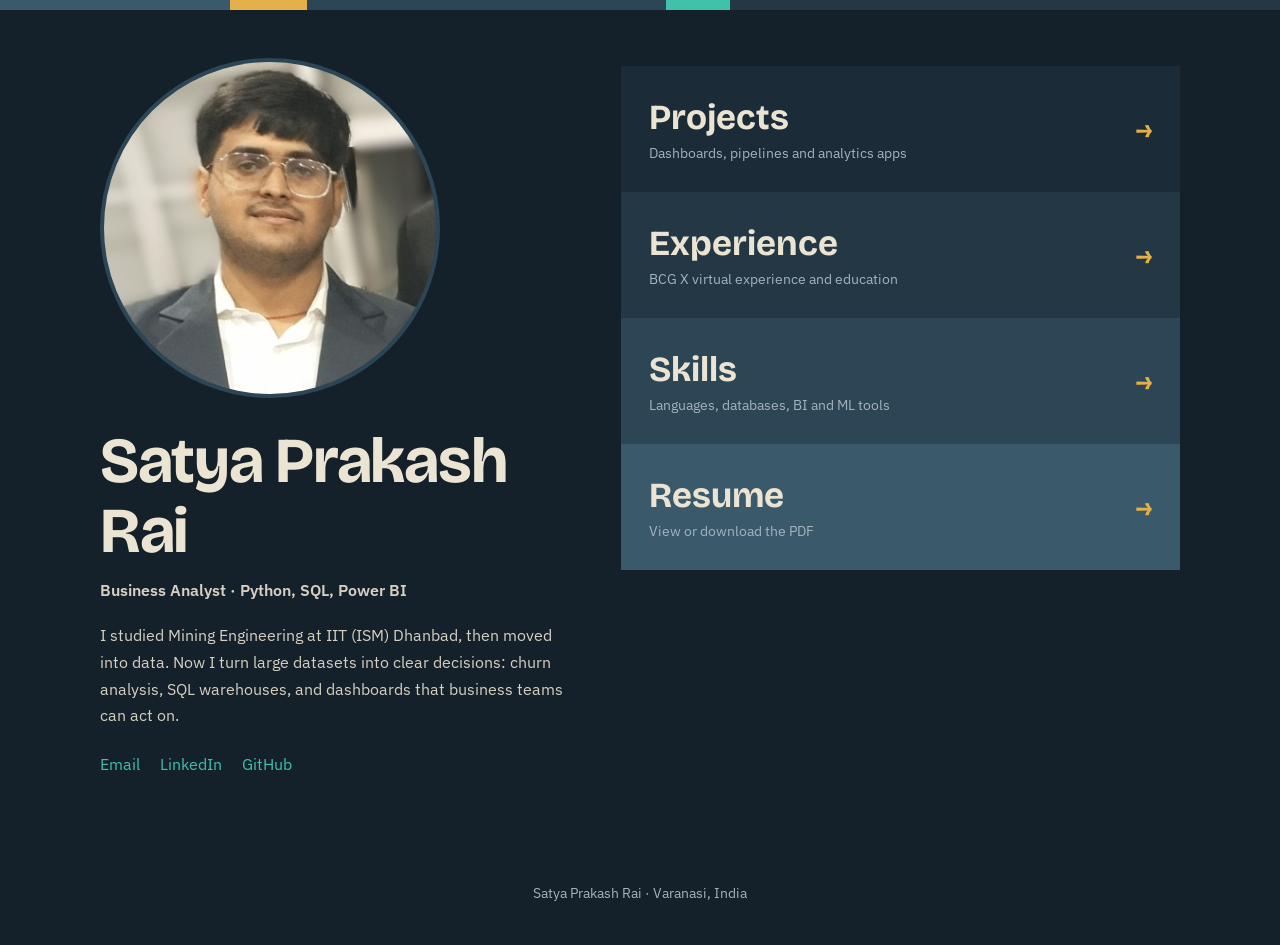
<file: index.html>
<!DOCTYPE html><html lang="en"><head><title>Satya Prakash Rai | Data & Business Analyst</title><meta charset="utf-8"><meta name="viewport" content="width=device-width,initial-scale=1"><link rel="preconnect" href="https://fonts.googleapis.com"><link rel="preconnect" href="https://fonts.gstatic.com" crossorigin><link href="https://fonts.googleapis.com/css2?family=Bricolage+Grotesque:wght@600;700&family=IBM+Plex+Sans:wght@400;600&display=swap" rel="stylesheet"><link rel="stylesheet" href="style.css"><meta name="description" content="Portfolio of Satya Prakash Rai, Business Analyst skilled in Python, SQL and Power BI."></head><body>
<main class="wrap hero">
<section>
<div class="photo">SR<img src="assets/profile.jpg" alt="Satya Prakash Rai" onerror="this.remove()"></div>
<h1>Satya Prakash Rai</h1>
<p class="role">Business Analyst · Python, SQL, Power BI</p>
<p>I studied Mining Engineering at IIT (ISM) Dhanbad, then moved into data. Now I turn large datasets into clear decisions: churn analysis, SQL warehouses, and dashboards that business teams can act on.</p>
<div class="contact"><a href="mailto:satya19112002@gmail.com">Email</a><a href="https://www.linkedin.com/in/satyarai2002" target="_blank" rel="noopener">LinkedIn</a><a href="https://github.com/Satya192002" target="_blank" rel="noopener">GitHub</a></div>
</section>
<section class="strata" aria-label="Portfolio sections">
<a class="slab" href="projects.html"><div>Projects<small>Dashboards, pipelines and analytics apps</small></div><span class="arr">→</span></a>
<a class="slab" href="experience.html"><div>Experience<small>BCG X virtual experience and education</small></div><span class="arr">→</span></a>
<a class="slab" href="skills.html"><div>Skills<small>Languages, databases, BI and ML tools</small></div><span class="arr">→</span></a>
<a class="slab" href="resume.html"><div>Resume<small>View or download the PDF</small></div><span class="arr">→</span></a>
</section>
</main><footer>Satya Prakash Rai · Varanasi, India</footer></body></html>
</file>
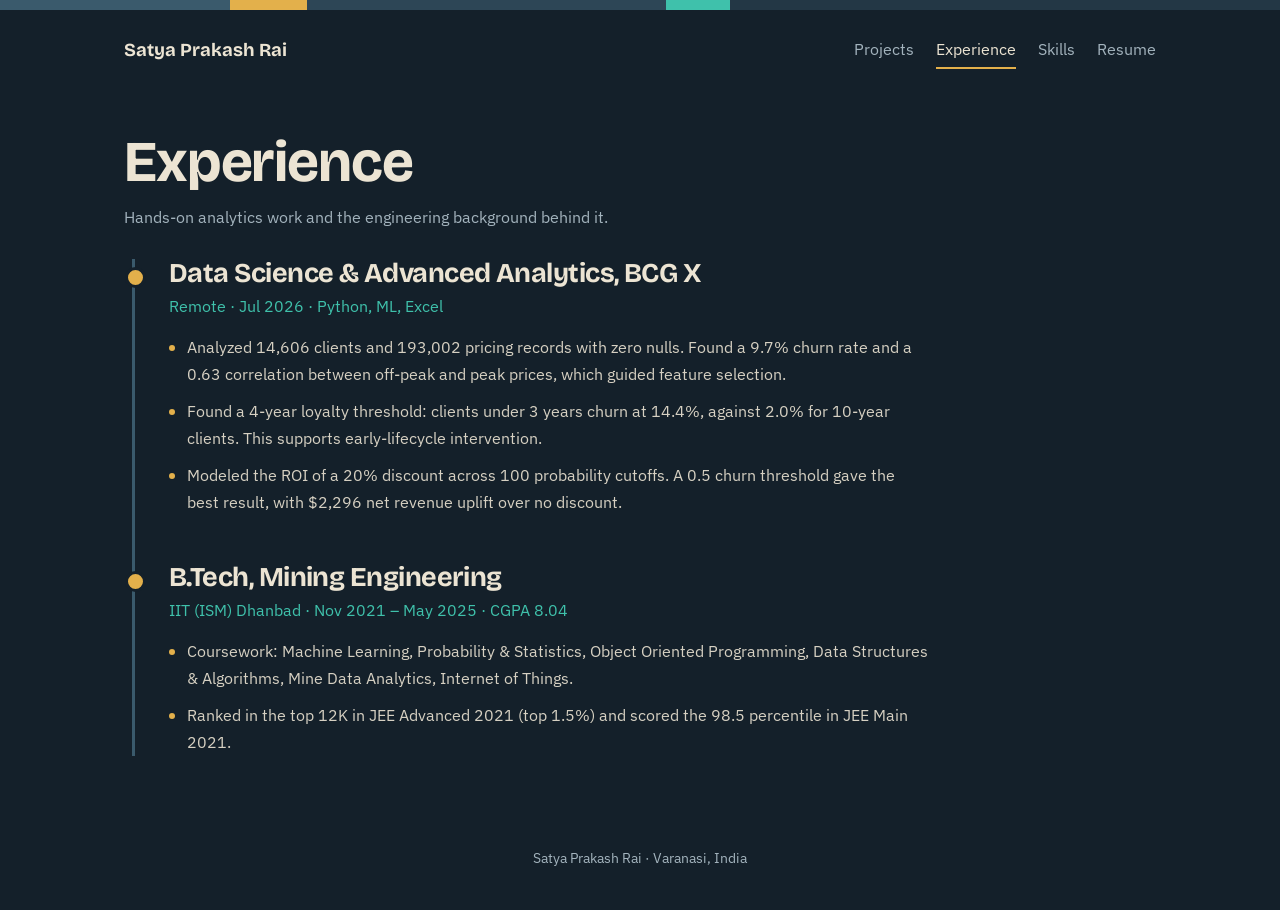
<file: experience.html>
<!DOCTYPE html><html lang="en"><head><title>Experience | Satya Prakash Rai</title><meta charset="utf-8"><meta name="viewport" content="width=device-width,initial-scale=1"><link rel="preconnect" href="https://fonts.googleapis.com"><link rel="preconnect" href="https://fonts.gstatic.com" crossorigin><link href="https://fonts.googleapis.com/css2?family=Bricolage+Grotesque:wght@600;700&family=IBM+Plex+Sans:wght@400;600&display=swap" rel="stylesheet"><link rel="stylesheet" href="style.css"></head><body><div class="wrap">
<nav class="topnav"><a class="home" href="index.html">Satya Prakash Rai</a><a href="projects.html">Projects</a><a href="experience.html" aria-current="page">Experience</a><a href="skills.html">Skills</a><a href="resume.html">Resume</a></nav>
<header class="page-head"><h1>Experience</h1><p>Hands-on analytics work and the engineering background behind it.</p></header>
<main class="tl">
<article class="job"><h2>Data Science &amp; Advanced Analytics, BCG X</h2><p class="meta">Remote · Jul 2026 · Python, ML, Excel</p><ul>
<li>Analyzed 14,606 clients and 193,002 pricing records with zero nulls. Found a 9.7% churn rate and a 0.63 correlation between off-peak and peak prices, which guided feature selection.</li>
<li>Found a 4-year loyalty threshold: clients under 3 years churn at 14.4%, against 2.0% for 10-year clients. This supports early-lifecycle intervention.</li>
<li>Modeled the ROI of a 20% discount across 100 probability cutoffs. A 0.5 churn threshold gave the best result, with $2,296 net revenue uplift over no discount.</li></ul></article>
<article class="job"><h2>B.Tech, Mining Engineering</h2><p class="meta">IIT (ISM) Dhanbad · Nov 2021 – May 2025 · CGPA 8.04</p><ul>
<li>Coursework: Machine Learning, Probability &amp; Statistics, Object Oriented Programming, Data Structures &amp; Algorithms, Mine Data Analytics, Internet of Things.</li>
<li>Ranked in the top 12K in JEE Advanced 2021 (top 1.5%) and scored the 98.5 percentile in JEE Main 2021.</li></ul></article>
</main></div><footer>Satya Prakash Rai · Varanasi, India</footer></body></html>
</file>
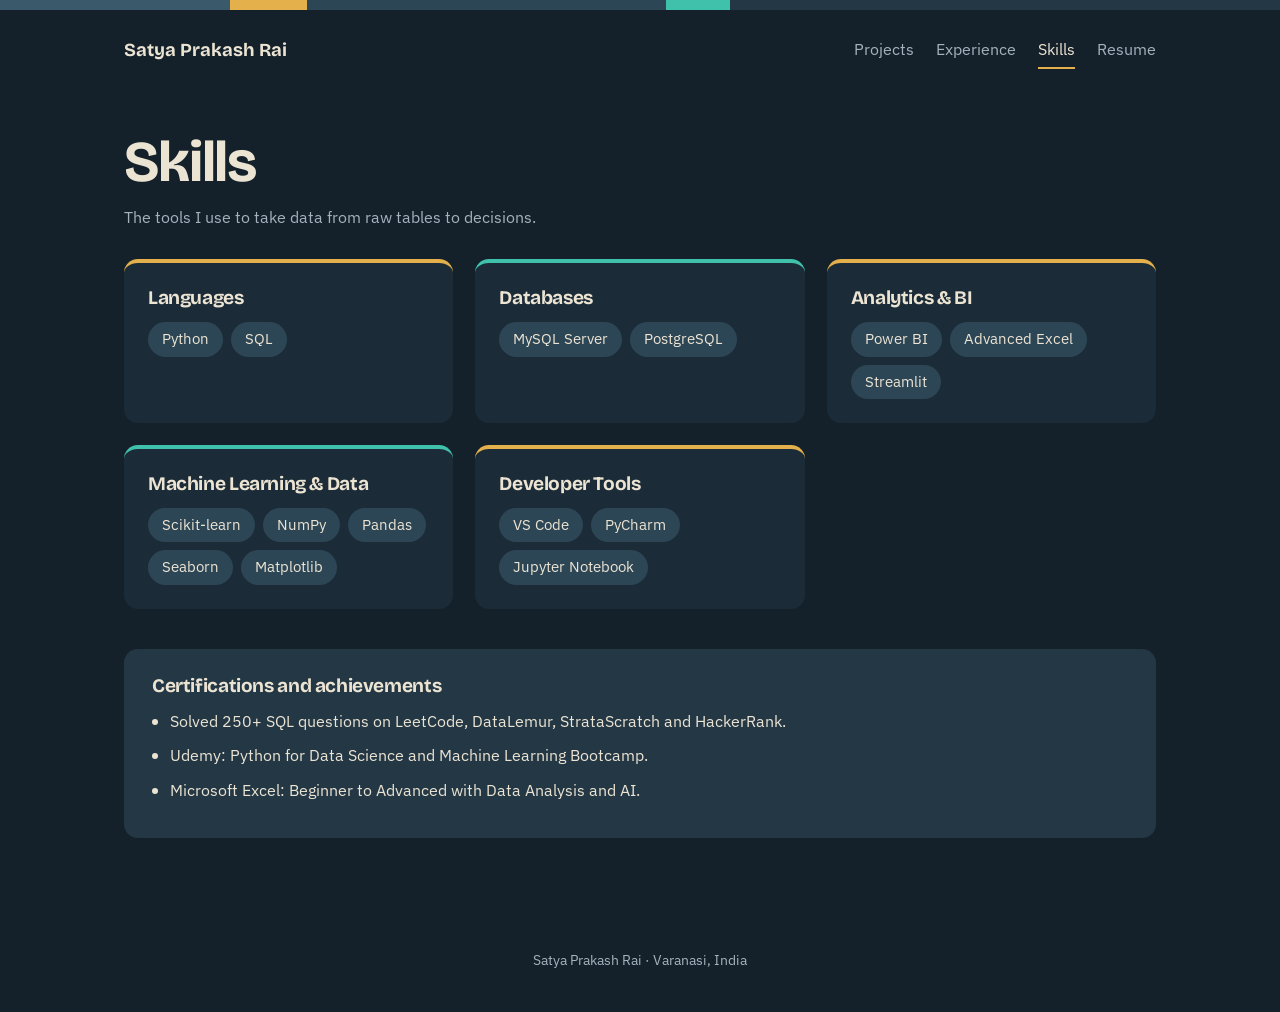
<file: skills.html>
<!DOCTYPE html><html lang="en"><head><title>Skills | Satya Prakash Rai</title><meta charset="utf-8"><meta name="viewport" content="width=device-width,initial-scale=1"><link rel="preconnect" href="https://fonts.googleapis.com"><link rel="preconnect" href="https://fonts.gstatic.com" crossorigin><link href="https://fonts.googleapis.com/css2?family=Bricolage+Grotesque:wght@600;700&family=IBM+Plex+Sans:wght@400;600&display=swap" rel="stylesheet"><link rel="stylesheet" href="style.css"></head><body><div class="wrap">
<nav class="topnav"><a class="home" href="index.html">Satya Prakash Rai</a><a href="projects.html">Projects</a><a href="experience.html">Experience</a><a href="skills.html" aria-current="page">Skills</a><a href="resume.html">Resume</a></nav>
<header class="page-head"><h1>Skills</h1><p>The tools I use to take data from raw tables to decisions.</p></header>
<main><div class="skills">
<section class="group"><h3>Languages</h3><div class="chips"><span>Python</span><span>SQL</span></div></section>
<section class="group"><h3>Databases</h3><div class="chips"><span>MySQL Server</span><span>PostgreSQL</span></div></section>
<section class="group"><h3>Analytics &amp; BI</h3><div class="chips"><span>Power BI</span><span>Advanced Excel</span><span>Streamlit</span></div></section>
<section class="group"><h3>Machine Learning &amp; Data</h3><div class="chips"><span>Scikit-learn</span><span>NumPy</span><span>Pandas</span><span>Seaborn</span><span>Matplotlib</span></div></section>
<section class="group"><h3>Developer Tools</h3><div class="chips"><span>VS Code</span><span>PyCharm</span><span>Jupyter Notebook</span></div></section>
</div>
<section class="certs"><h3>Certifications and achievements</h3><ul>
<li>Solved 250+ SQL questions on LeetCode, DataLemur, StrataScratch and HackerRank.</li>
<li>Udemy: Python for Data Science and Machine Learning Bootcamp.</li>
<li>Microsoft Excel: Beginner to Advanced with Data Analysis and AI.</li></ul></section></main></div><footer>Satya Prakash Rai · Varanasi, India</footer></body></html>
</file>
<file: style.css>
:root{--bg:#14202a;--s1:#1b2b37;--s2:#233745;--s3:#2d4656;--s4:#3a5a6c;--ink:#ece4d3;--mute:#a3b3bd;--gold:#e3b04b;--teal:#3fc1ab}
*{box-sizing:border-box;margin:0;padding:0}
html{scroll-behavior:smooth}
body{background:var(--bg);color:var(--ink);font:400 1.02rem/1.65 'IBM Plex Sans',system-ui,sans-serif;min-height:100vh}
body::before{content:"";display:block;height:10px;background:linear-gradient(90deg,var(--s4) 0 18%,var(--gold) 18% 24%,var(--s3) 24% 52%,var(--teal) 52% 57%,var(--s2) 57% 100%)}
h1,h2,h3{font-family:'Bricolage Grotesque',system-ui,sans-serif;line-height:1.1;letter-spacing:-.02em}
a{color:inherit}
a:focus-visible{outline:3px solid var(--gold);outline-offset:3px}
.wrap{max-width:1080px;margin:0 auto;padding:0 24px}
.topnav{display:flex;flex-wrap:wrap;gap:6px 22px;align-items:center;padding:22px 0}
.topnav .home{font-family:'Bricolage Grotesque',sans-serif;font-weight:700;font-size:1.15rem;margin-right:auto;text-decoration:none}
.topnav a:not(.home){color:var(--mute);text-decoration:none;padding:4px 0;border-bottom:2px solid transparent}
.topnav a:not(.home):hover,.topnav a[aria-current]{color:var(--ink);border-color:var(--gold)}
.page-head{padding:40px 0 28px}
.page-head h1{font-size:clamp(2.2rem,6vw,3.6rem)}
.page-head p{color:var(--mute);margin-top:10px;max-width:60ch}
/* About */
.hero{display:grid;grid-template-columns:minmax(0,5fr) minmax(0,6fr);gap:56px;padding:48px 0 72px;align-items:start}
.photo{position:relative;width:min(100%,340px);aspect-ratio:1;border-radius:50%;background:linear-gradient(160deg,var(--s4),var(--s1));display:grid;place-items:center;font:700 4.5rem 'Bricolage Grotesque',sans-serif;color:var(--gold);border:4px solid var(--s3);overflow:hidden;margin-bottom:28px}
.photo img{position:absolute;inset:0;width:100%;height:100%;object-fit:cover}
.hero h1{font-size:clamp(2.4rem,6vw,4rem)}
.role{color:var(--gold);font-weight:600;margin:10px 0 18px}
.hero p{color:#d6d0c2;max-width:52ch}
.contact{display:flex;flex-wrap:wrap;gap:10px 20px;margin-top:22px}
.contact a{color:var(--teal);text-decoration:none;border-bottom:1px solid transparent}
.contact a:hover{border-color:var(--teal)}
.strata{display:flex;flex-direction:column;margin-top:8px}
.slab{display:flex;justify-content:space-between;align-items:center;padding:30px 28px;text-decoration:none;font:700 clamp(1.6rem,3.5vw,2.2rem) 'Bricolage Grotesque',sans-serif;transition:padding-left .2s,background .2s;animation:rise .6s both}
.slab small{display:block;font:400 .9rem 'IBM Plex Sans',sans-serif;color:var(--mute);margin-top:4px}
.slab span.arr{font-size:1.6rem;color:var(--gold)}
.slab:nth-child(1){background:var(--s1);animation-delay:.05s}
.slab:nth-child(2){background:var(--s2);animation-delay:.15s}
.slab:nth-child(3){background:var(--s3);animation-delay:.25s}
.slab:nth-child(4){background:var(--s4);animation-delay:.35s}
.slab:hover{padding-left:44px;background:#44697c}
@keyframes rise{from{opacity:0;transform:translateY(14px)}}
/* Projects */
.grid{display:grid;grid-template-columns:repeat(2,minmax(0,1fr));gap:28px;padding-bottom:80px}
.card{display:flex;flex-direction:column;background:var(--s1);border:1px solid var(--s3);border-radius:14px;overflow:hidden;text-decoration:none;transition:transform .2s,border-color .2s}
.card:hover{transform:translateY(-6px);border-color:var(--gold)}
.thumb{position:relative;height:200px;background:linear-gradient(135deg,var(--s4),var(--s2));overflow:hidden}
.thumb img{width:100%;height:100%;object-fit:cover;display:block}
.thumb .tag{position:absolute;left:14px;bottom:12px;background:var(--bg);color:var(--teal);padding:3px 10px;border-radius:99px;font-size:.8rem}
.thumb .open{position:absolute;inset:0;display:grid;place-items:center;background:rgba(20,32,42,.78);color:var(--gold);font:700 1.2rem 'Bricolage Grotesque',sans-serif;opacity:0;transition:opacity .2s}
.card:hover .open,.card:focus-visible .open{opacity:1}
.body{padding:22px 24px 26px}
.body h3{font-size:1.4rem;margin-bottom:12px}
.body ul{padding-left:18px;color:#d6d0c2}
.body li{margin-bottom:8px}
.body li::marker{color:var(--gold)}
/* Experience */
.tl{border-left:3px solid var(--s4);margin:0 0 60px 8px;padding-left:34px}
.job{position:relative;margin-bottom:48px;max-width:760px}
.job::before{content:"";position:absolute;left:-44px;top:8px;width:15px;height:15px;border-radius:50%;background:var(--gold);border:3px solid var(--bg)}
.job h2{font-size:1.7rem}
.meta{color:var(--teal);margin:4px 0 14px}
.job ul{padding-left:18px;color:#d6d0c2}
.job li{margin-bottom:10px}
.job li::marker{color:var(--gold)}
/* Skills */
.skills{display:grid;grid-template-columns:repeat(auto-fit,minmax(280px,1fr));gap:22px;padding-bottom:40px}
.group{background:var(--s1);border-radius:14px;padding:24px;border-top:4px solid var(--gold)}
.group:nth-child(even){border-color:var(--teal)}
.group h3{font-size:1.2rem;margin-bottom:14px}
.chips{display:flex;flex-wrap:wrap;gap:8px}
.chips span{background:var(--s3);padding:5px 14px;border-radius:99px;font-size:.92rem}
.certs{background:var(--s2);border-radius:14px;padding:26px 28px;margin-bottom:80px}
.certs h3{margin-bottom:12px}
.certs li{margin:0 0 8px 18px}
/* Resume */
.btn{display:inline-block;background:var(--gold);color:#14202a;font-weight:700;padding:12px 26px;border-radius:8px;text-decoration:none;margin-bottom:22px}
.btn:hover{background:#f0c264}
iframe{width:100%;height:85vh;border:0;border-radius:12px;background:#fff;margin-bottom:60px}
footer{color:var(--mute);text-align:center;padding:30px 0 40px;font-size:.9rem}
@media(max-width:820px){.hero{grid-template-columns:1fr;gap:36px}.grid{grid-template-columns:1fr}.photo{width:240px}}
@media(prefers-reduced-motion:reduce){*{animation:none!important;transition:none!important}}
</file>
